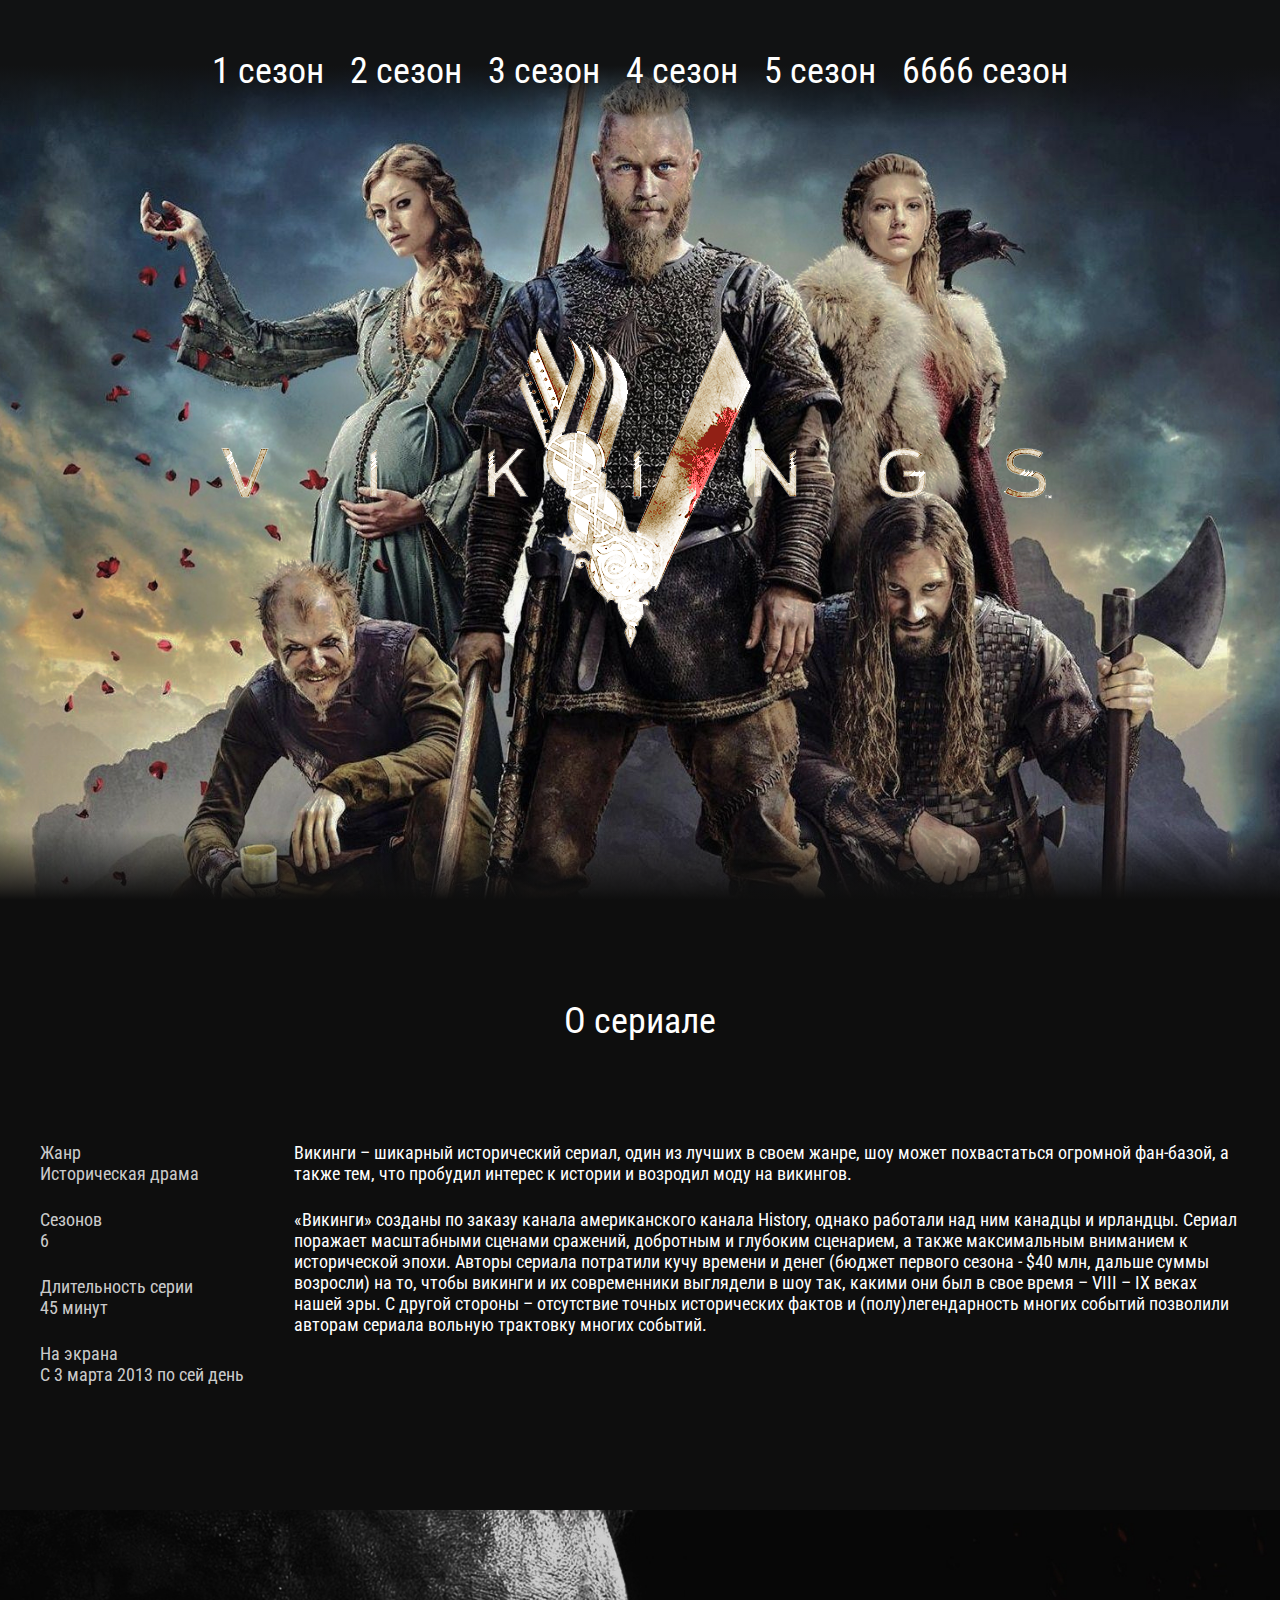
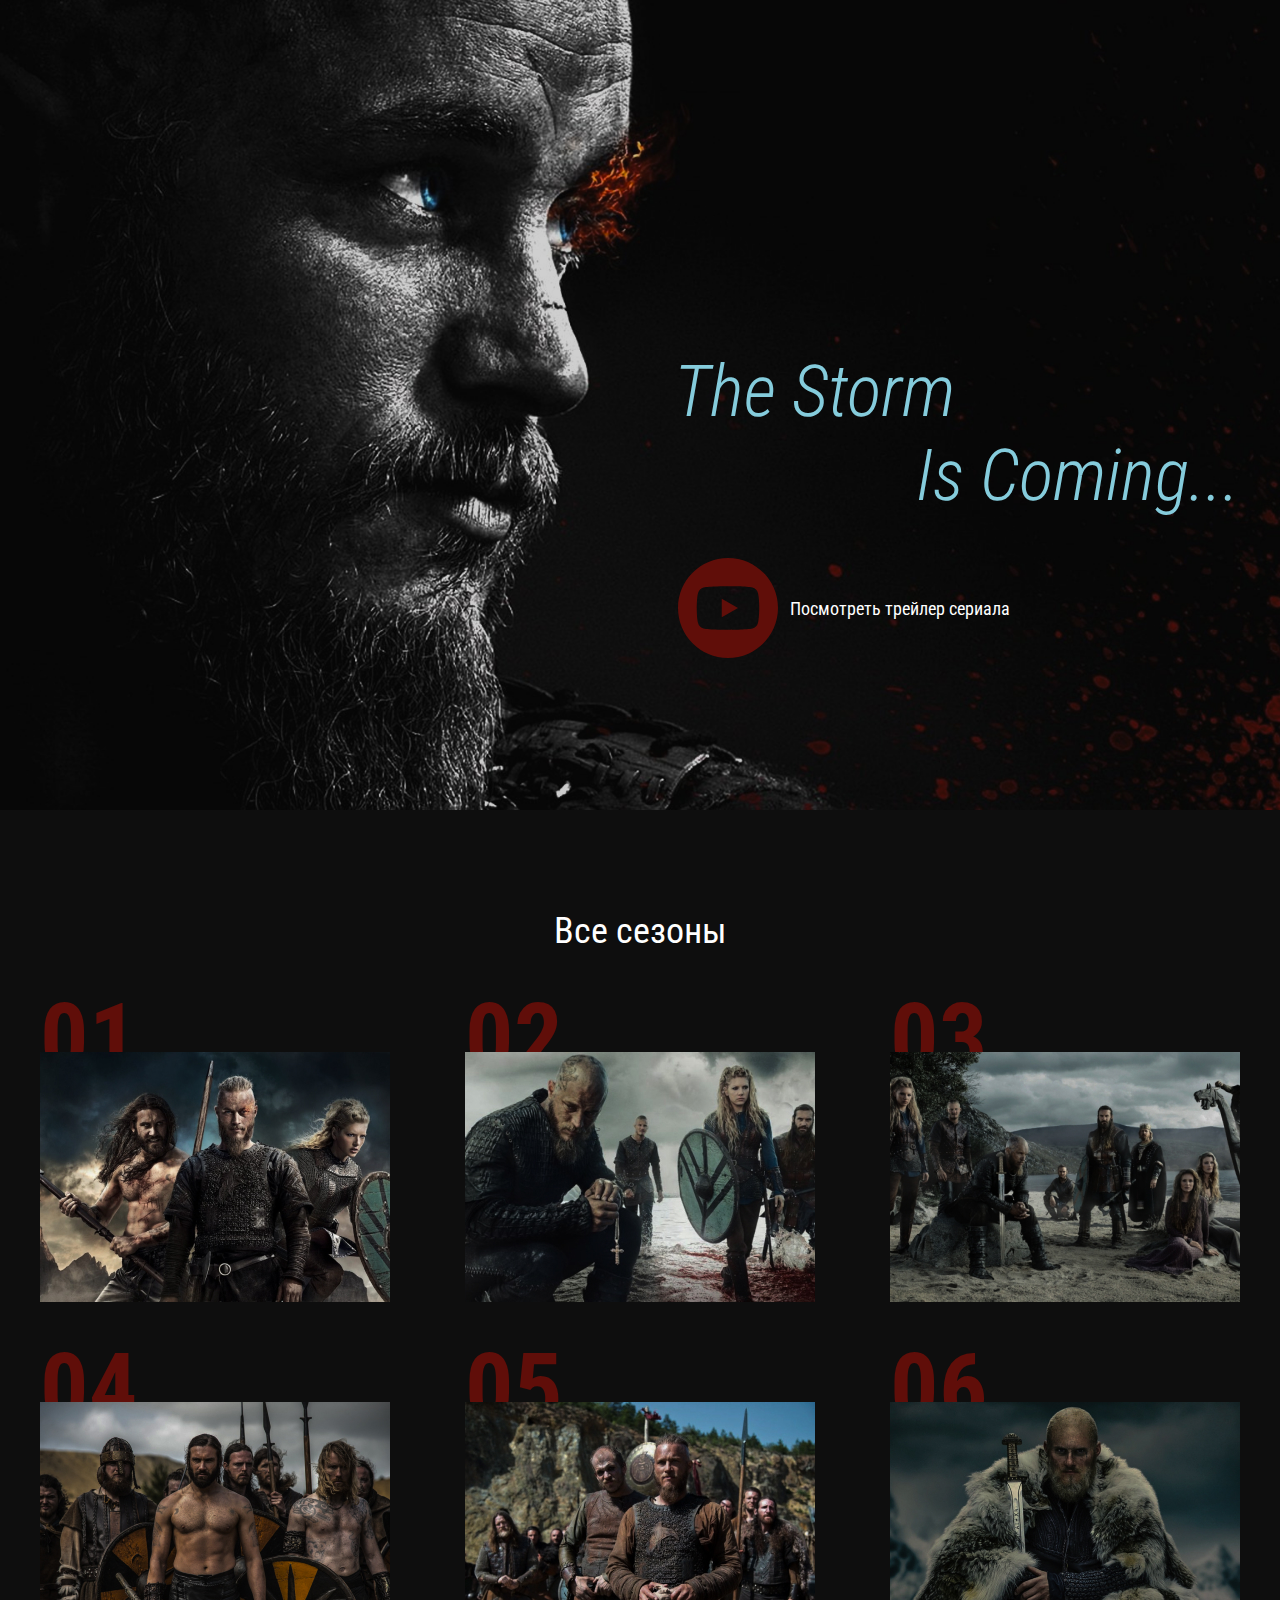
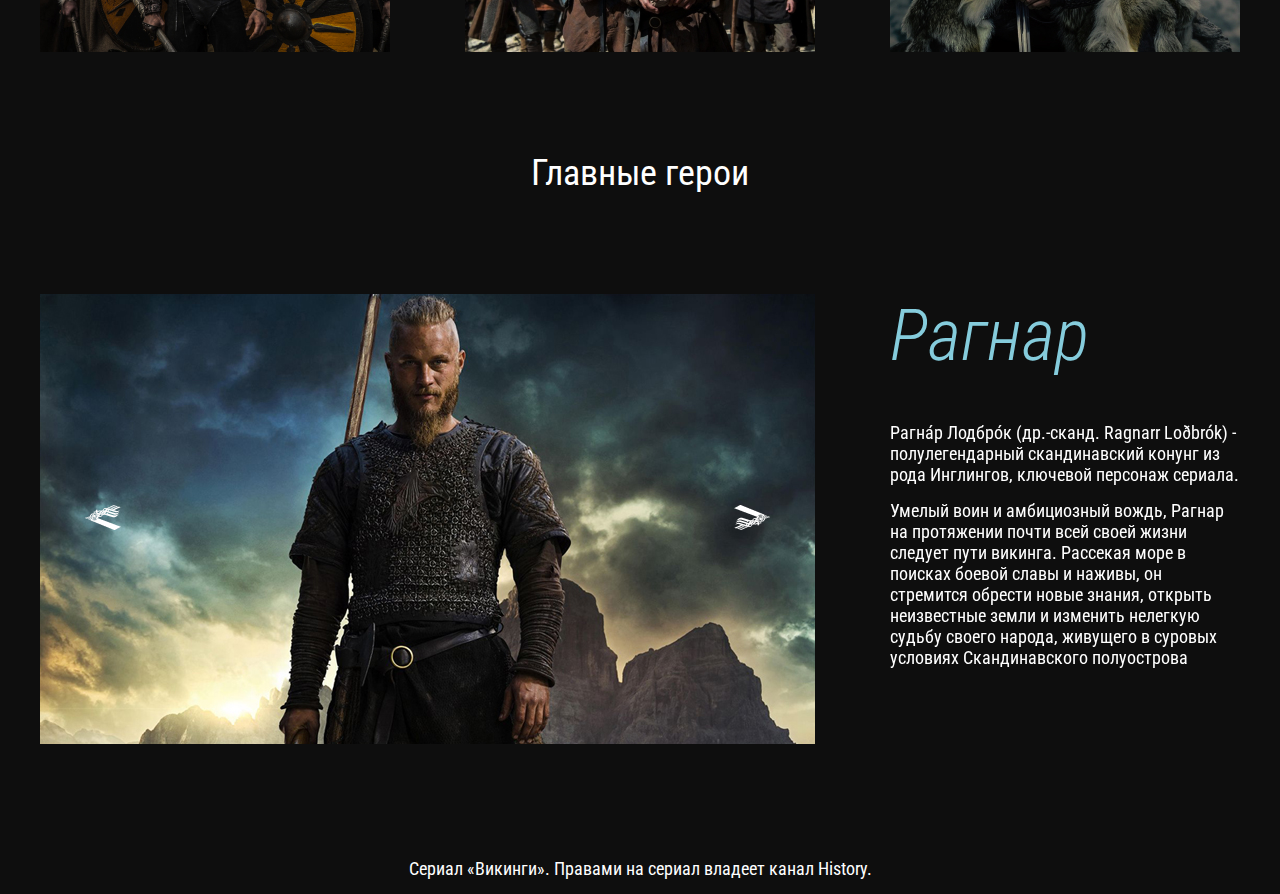
<file: index.html>
<!DOCTYPE html>
<html lang="ru">
  <head>
    <meta charset="UTF-8" />
    <meta name="viewport" content="width=device-width, initial-scale=1.0" />
    <meta http-equiv="X-UA-Compatible" content="ie=edge" />
    <title>VIKINGS</title>
    <link href="https://fonts.googleapis.com/css2?family=Roboto+Condensed:ital,wght@0,400;0,700;1,300&display=swap" rel="stylesheet" />
    <link rel="shortcut icon" href="favicon.ico" type="image/x-icon" />
    <link rel="stylesheet" href="css/reset.css" />
    <link rel="stylesheet" href="css/slick.css" />
    <link rel="stylesheet" href="css/jquery.fancybox.css" />
    <link rel="stylesheet" href="css/style.css" />
  </head>
  <body>
    <header class="header">
      <nav class="menu">
        <ul class="menu__list">
          <li class="menu__list-item">
            <a class="menu__list-link" href="season-01.html">1 сезон</a>
          </li>
          <li class="menu__list-item">
            <a class="menu__list-link" href="#">2 сезон</a>
          </li>
          <li class="menu__list-item">
            <a class="menu__list-link" href="#">3 сезон</a>
          </li>
          <li class="menu__list-item">
            <a class="menu__list-link" href="#">4 сезон</a>
          </li>
          <li class="menu__list-item">
            <a class="menu__list-link" href="#">5 сезон</a>
          </li>
          <li class="menu__list-item">
            <a class="menu__list-link" href="#">6666 сезон</a>
          </li>
        </ul>
      </nav>
      <div class="logo">
        <img class="logo__img" src="images/logo.png" alt="Logo" />
      </div>
    </header>
    <section class="about section-page">
      <div class="container">
        <h3 class="title">О сериале</h3>
        <div class="about__inner">
          <ul class="about__info">
            <li class="about__info-item">
              Жанр
              <span>Историческая драма</span>
            </li>
            <li class="about__info-item">
              Сезонов
              <span>6</span>
            </li>
            <li class="about__info-item">
              Длительность серии
              <span>45 минут</span>
            </li>
            <li class="about__info-item">
              На экрана
              <span>С 3 марта 2013 по сей день</span>
            </li>
          </ul>
          <div class="about__text">
            <p>Викинги – шикарный исторический сериал, один из лучших в своем жанре, шоу может похвастаться огромной фан-базой, а также тем, что пробудил интерес к истории и возродил моду на викингов.</p>
            <p>
              «Викинги» созданы по заказу канала американского канала History, однако работали над ним канадцы и ирландцы. Сериал поражает масштабными сценами сражений, добротным и глубоким сценарием, а также максимальным вниманием к исторической эпохи. Авторы сериала потратили кучу времени и денег (бюджет первого сезона - $40 млн, дальше суммы возросли) на то, чтобы викинги и их современники выглядели в шоу так, какими они был в свое время – VIII – IX веках нашей эры. С другой стороны – отсутствие точных исторических фактов и (полу)легендарность многих событий позволили авторам сериала
              вольную трактовку многих событий.
            </p>
          </div>
        </div>
      </div>
    </section>

    <section class="video">
      <div class="container">
        <h3 class="video__text">
          <span>The Storm</span>
          Is Coming...
        </h3>
        <a class="video__btn" data-fancybox href="https://www.youtube.com/watch?v=9GgxinPwAGc">Посмотреть трейлер сериала</a>
      </div>
    </section>
    <section class="seasons section-page">
      <div class="container">
        <h3 class="title">Все сезоны</h3>
        <ol class="seasons__inner">
          <li class="seasons__item" style="background-image: url('images/seasons-image-01.jpg')">
            <a class="seasons__link" href="season-01.html">Смотреть</a>
          </li>
          <li class="seasons__item" style="background-image: url('images/seasons-image-02.jpg')">
            <a class="seasons__link" href="#">Смотреть</a>
          </li>
          <li class="seasons__item" style="background-image: url('images/seasons-image-03.jpg')">
            <a class="seasons__link" href="#">Смотреть</a>
          </li>
          <li class="seasons__item" style="background-image: url('images/seasons-image-04.jpg')">
            <a class="seasons__link" href="#">Смотреть</a>
          </li>
          <li class="seasons__item" style="background-image: url('images/seasons-image-05.jpg')">
            <a class="seasons__link" href="#">Смотреть</a>
          </li>
          <li class="seasons__item" style="background-image: url('images/seasons-image-06.jpg')">
            <a class="seasons__link" href="#">Смотреть</a>
          </li>
        </ol>
      </div>
    </section>

    <section class="heroes section-page">
      <div class="container">
        <h3 class="title">Главные герои</h3>
        <div class="heroes__inner">
          <div class="heroes__slider-img">
            <img class="heroes__images" src="images/hero-01.jpg" alt="hero01" />
            <img class="heroes__images" src="images/hero-02.jpg" alt="hero02" />
            <img class="heroes__images" src="images/hero-03.jpg" alt="hero03" />
          </div>
          <div class="heroes__slider-text">
            <div class="heroes__text">
              <h4 class="heroes__name">Рагнар</h4>
              <p>Рагна́р Лодбро́к (др.-сканд. Ragnarr Loðbrók) - полулегендарный скандинавский конунг из рода Инглингов, ключевой персонаж сериала.</p>
              <p>Умелый воин и амбициозный вождь, Рагнар на протяжении почти всей своей жизни следует пути викинга. Рассекая море в поисках боевой славы и наживы, он стремится обрести новые знания, открыть неизвестные земли и изменить нелегкую судьбу своего народа, живущего в суровых условиях Скандинавского полуострова</p>
            </div>
            <div class="heroes__text">
              <h4 class="heroes__name">Лаге́рта</h4>
              <p>Лаге́рта (или Хладге́рда, др.-сканд. Hlaðgerðr, лат. Ladgerda, Ladgertha или Lagertha; в сериале также носит псевдоним Ингстад) - известная скандинавская воительница, упомянутая в хрониках Саксона Грамматика, первая жена датского морского конунга Рагнара Лодброка. В сериале Лагерта активно участвует в походах викингов, колонизации ими новых земель и междоусобных распрях скандинавских вождей.</p>
            </div>
            <div class="heroes__text">
              <h4 class="heroes__name">Флóки</h4>
              <p>Флóки (др.-сканд. Flóki) - скандинавский кораблестроитель, активно участвующий в грабительских набегах викингов на страны Европы. Близкий друг и соратник Рагнара Лодброка. Эксцентричный и чудаковатый, он живет в уединенном доме в лесу, работая в своей мастерской на берегу моря.</p>
            </div>
          </div>
        </div>
      </div>
    </section>
    <footer class="footer">
      <div class="container">
        <p class="copy">Сериал «Викинги». Правами на сериал владеет канал History.</p>
      </div>
    </footer>
    <script src="https://ajax.googleapis.com/ajax/libs/jquery/3.4.1/jquery.min.js"></script>
    <script src="js/slick.min.js" defer></script>
    <script src="js/jquery.fancybox.min.js"></script>
    <script src="js/main.js"></script>
  </body>
</html>
</file>
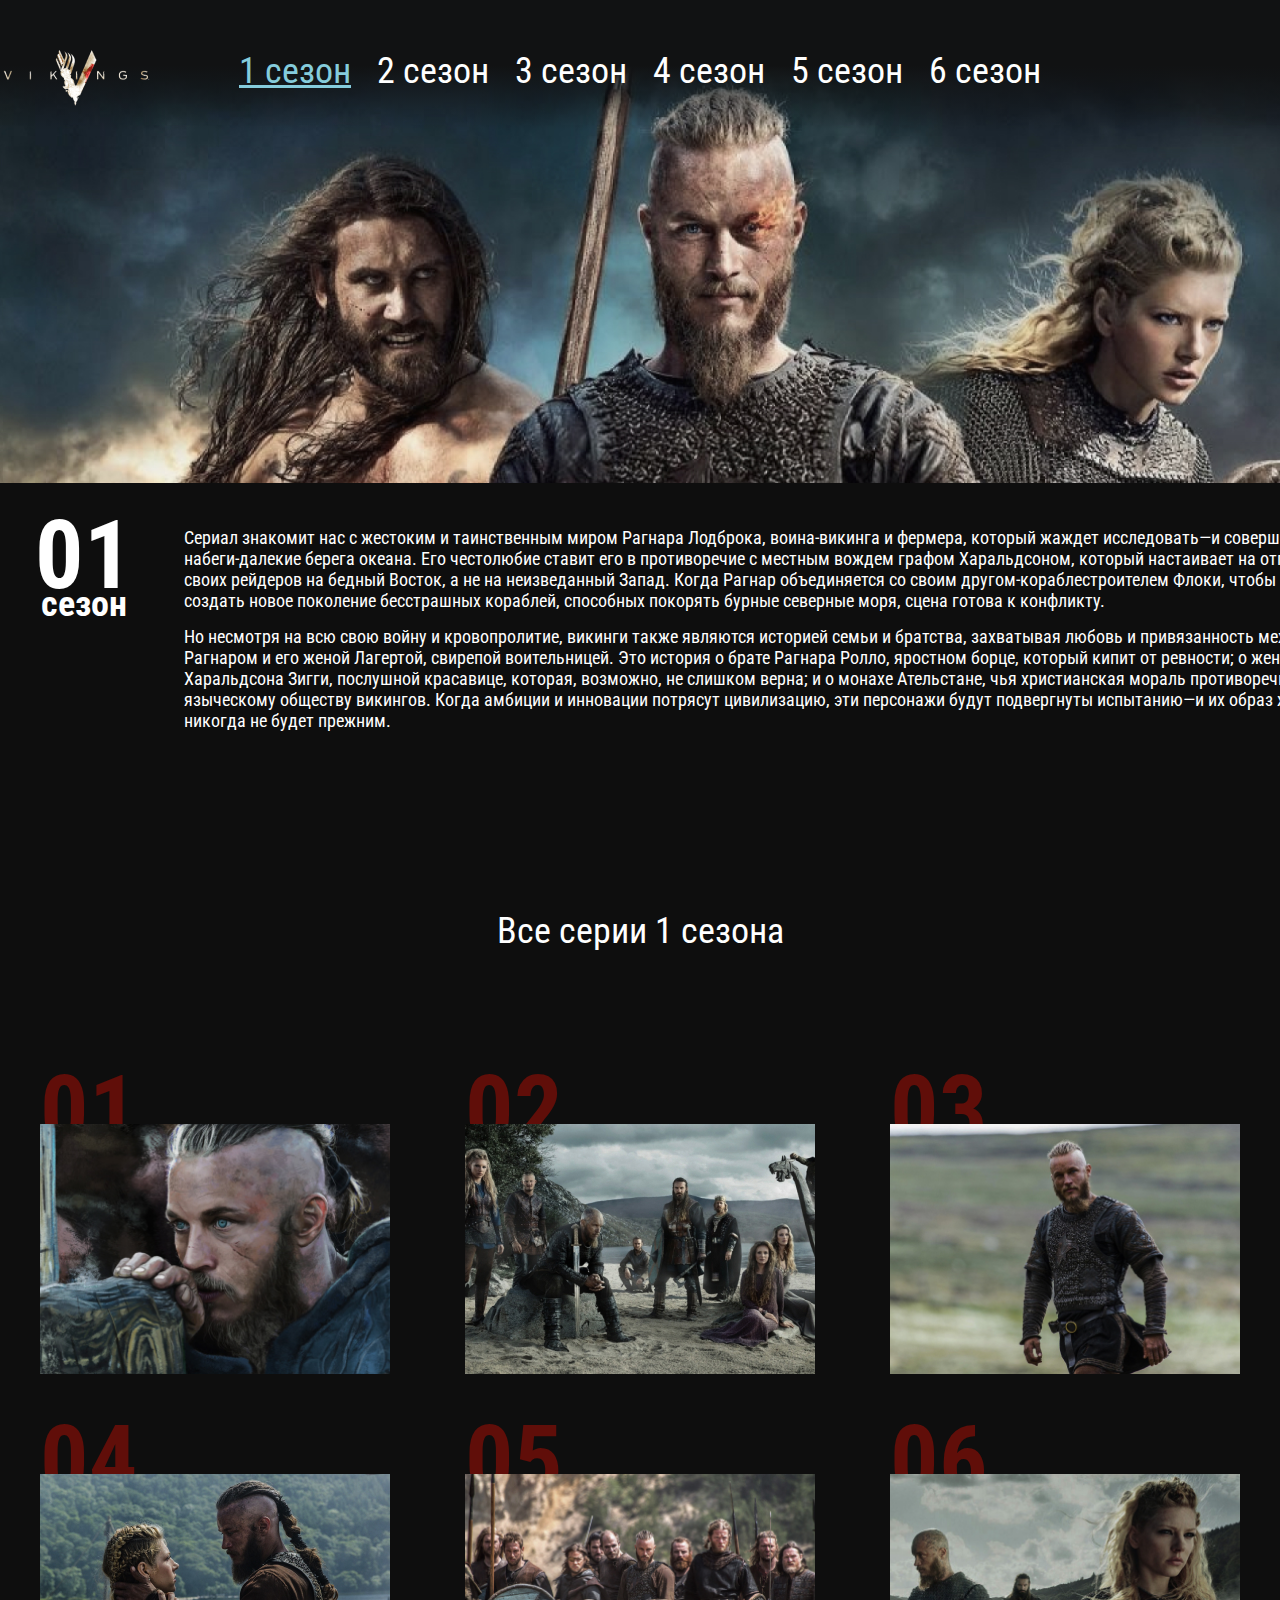
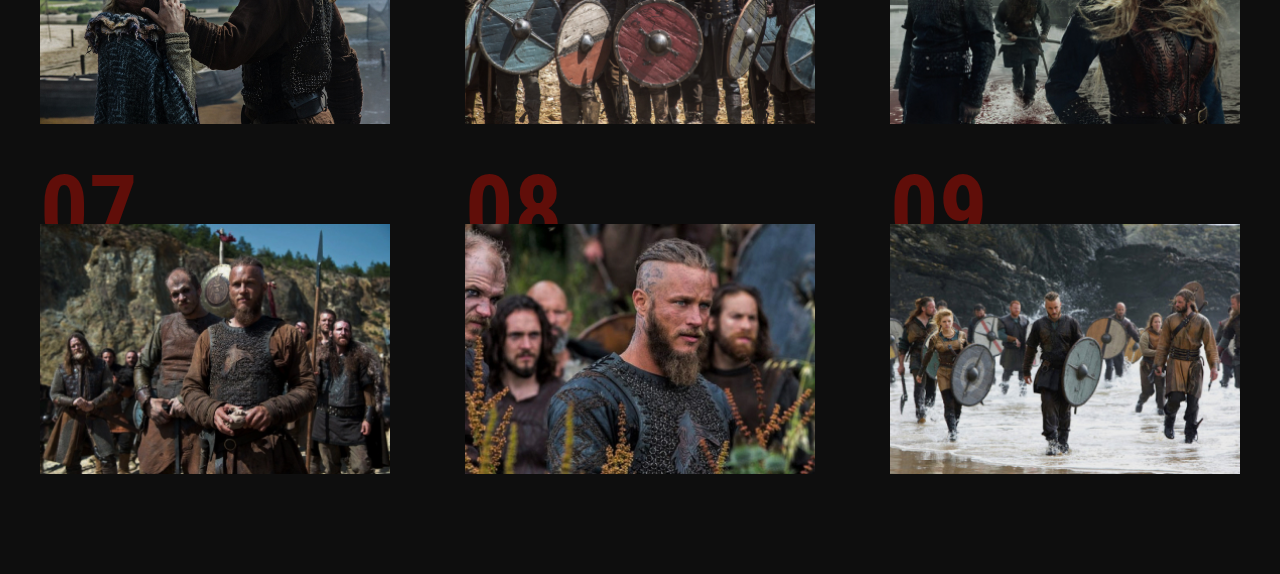
<file: season-01.html>
<!DOCTYPE html>
<html lang="ru">
  <head>
    <meta charset="UTF-8" />
    <meta name="viewport" content="width=device-width, initial-scale=1.0" />
    <meta http-equiv="X-UA-Compatible" content="ie=edge" />
    <title>VIKINGS</title>
    <link href="https://fonts.googleapis.com/css2?family=Roboto+Condensed:ital,wght@0,400;0,700;1,300&display=swap" rel="stylesheet" />
    <link rel="stylesheet" href="css/reset.css" />
    <link rel="stylesheet" href="css/jquery.fancybox.css" />
    <link rel="stylesheet" href="css/style.css" />
  </head>
  <body>
    <header class="page-header">
      <nav class="menu">
        <div class="menu__container">
          <a href="index.html" class="page-logo"><img src="images/logo-min.png" alt="logo_min" /></a>
          <ul class="menu__list">
            <li class="menu__list-item">
              <a class="menu__list-link menu__list-link--active" href="#">1 сезон</a>
            </li>
            <li class="menu__list-item">
              <a class="menu__list-link" href="#">2 сезон</a>
            </li>
            <li class="menu__list-item">
              <a class="menu__list-link" href="#">3 сезон</a>
            </li>
            <li class="menu__list-item">
              <a class="menu__list-link" href="#">4 сезон</a>
            </li>
            <li class="menu__list-item">
              <a class="menu__list-link" href="#">5 сезон</a>
            </li>
            <li class="menu__list-item">
              <a class="menu__list-link" href="#">6 сезон</a>
            </li>
          </ul>
        </div>
      </nav>
      <div class="season-info">
        <div class="season-info__num">01 <span>сезон</span></div>
        <div class="season-info__text">
          <p>Сериал знакомит нас с жестоким и таинственным миром Рагнара Лодброка, воина-викинга и фермера, который жаждет исследовать—и совершать набеги-далекие берега океана. Его честолюбие ставит его в противоречие с местным вождем графом Харальдсоном, который настаивает на отправке своих рейдеров на бедный Восток, а не на неизведанный Запад. Когда Рагнар объединяется со своим другом-кораблестроителем Флоки, чтобы создать новое поколение бесстрашных кораблей, способных покорять бурные северные моря, сцена готова к конфликту.</p>
          <p>Но несмотря на всю свою войну и кровопролитие, викинги также являются историей семьи и братства, захватывая любовь и привязанность между Рагнаром и его женой Лагертой, свирепой воительницей. Это история о брате Рагнара Ролло, яростном борце, который кипит от ревности; о жене графа Харальдсона Зигги, послушной красавице, которая, возможно, не слишком верна; и о монахе Ательстане, чья христианская мораль противоречит языческому обществу викингов. Когда амбиции и инновации потрясут цивилизацию, эти персонажи будут подвергнуты испытанию—и их образ жизни никогда не будет прежним.</p>
        </div>
      </div>
    </header>

    <section class="seasons section-page">
      <div class="container">
        <h3 class="seasons__title">Все серии 1 сезона</h3>
        <ol class="seasons__inner">
          <li class="seasons__item" style="background-image: url('images/s01e01.jpg')">
            <a class="seasons__link" data-fancybox="gallery" href="https://www.youtube.com/watch?v=9GgxinPwAGc?autoplay=0">Смотреть</a>
          </li>
          <li class="seasons__item" style="background-image: url('images/s01e02.jpg')">
            <a class="seasons__link" data-fancybox="gallery" href="https://www.youtube.com/watch?v=9GgxinPwAGc?autoplay=0">Смотреть</a>
          </li>
          <li class="seasons__item" style="background-image: url('images/s01e03.jpg')">
            <a class="seasons__link" data-fancybox="gallery" href="https://www.youtube.com/watch?v=9GgxinPwAGc?autoplay=0">Смотреть</a>
          </li>
          <li class="seasons__item" style="background-image: url('images/s01e04.jpg')">
            <a class="seasons__link" data-fancybox="gallery" href="https://www.youtube.com/watch?v=9GgxinPwAGc?autoplay=0">Смотреть</a>
          </li>
          <li class="seasons__item" style="background-image: url('images/s01e05.jpg')">
            <a class="seasons__link" data-fancybox="gallery" href="https://www.youtube.com/watch?v=9GgxinPwAGc?autoplay=0">Смотреть</a>
          </li>
          <li class="seasons__item" style="background-image: url('images/s01e06.jpg')">
            <a class="seasons__link" data-fancybox="gallery" href="https://www.youtube.com/watch?v=9GgxinPwAGc?autoplay=0">Смотреть</a>
          </li>
          <li class="seasons__item" style="background-image: url('images/s01e07.jpg')">
            <a class="seasons__link" data-fancybox="gallery" href="https://www.youtube.com/watch?v=9GgxinPwAGc?autoplay=0">Смотреть</a>
          </li>
          <li class="seasons__item" style="background-image: url('images/s01e08.jpg')">
            <a class="seasons__link" data-fancybox="gallery" href="https://www.youtube.com/watch?v=9GgxinPwAGc?autoplay=0">Смотреть</a>
          </li>
          <li class="seasons__item" style="background-image: url('images/s01e09.jpg')">
            <a class="seasons__link" data-fancybox="gallery" href="https://www.youtube.com/watch?v=9GgxinPwAGc?autoplay=0">Смотреть</a>
          </li>
        </ol>
      </div>
    </section>

    <script src="https://ajax.googleapis.com/ajax/libs/jquery/3.4.1/jquery.min.js"></script>
    <script src="js/jquery.fancybox.min.js"></script>
    <script src="js/main.js"></script>
  </body>
</html>
</file>
<file: css/style.css>
* {
  box-sizing: border-box;
}

body {
  background-color: #0e0e0e;
  color: #fff;
  font-weight: 400;
  font-family: "Roboto Condensed", sans-serif;
  font-size: 18px;
  line-height: 21px;
}

a {
  text-decoration: none;
  color: inherit;
}

ul {
  list-style: none;
}

.container {
  max-width: 1230px;
  padding: 0 15px;
  margin: 0 auto;
}

.section-page {
  margin: 100px 0;
}

.title {
  text-align: center;
  margin-bottom: 100px;
  font-size: 36px;
  line-height: 42px;
  font-weight: 400;
}
.header {
  background-image: url("../images/header-bg.jpg");
  height: 100vh;
  background-repeat: no-repeat;
  background-position: center 50px;
  background-size: cover;
  text-align: center;
  position: relative;
}

.header::after {
  content: "";
  position: absolute;
  height: 70px;
  bottom: 0;
  left: 0;
  width: 100%;
  background: linear-gradient(180deg, #0e0e0e 0%, rgba(17, 17, 17, 0.850295) 16.53%, rgba(32, 31, 33, 0) 100%);
  transform: rotate(180deg);
}

.menu {
  position: relative;
  padding: 50px 0 58px;
  background: linear-gradient(180deg, #111213 0%, #111213 43.62%, rgba(32, 31, 33, 0) 86.33%);
}

.menu__list {
  display: flex;
  justify-content: center;
}

.menu__list-item {
  padding: 0 13px;
}

.menu__list-link {
  font-size: 36px;
  line-height: 42px;
  outline: none;
}

.menu__list-link:hover,
.menu__list-link--active,
.video__btn:hover {
  color: #85ccdc;
  text-decoration: underline;
}

.logo {
  padding-top: 178px;
}

.about__inner {
  display: flex;
}

.about__info {
  max-width: 375px;
  margin-right: 50px;
  flex: none;
}

.about__info-item {
  margin-bottom: 25px;
  color: #e5e5e5e5;
}

.about__info-item span {
  display: block;
}

.about__text p {
  margin-bottom: 25px;
}

.video {
  background-image: url(../images/video-bg.jpg);
  height: 100vh;
  background-size: cover;
  background-position: center center;
  background-repeat: no-repeat;
  text-align: right;
}

.video__text {
  font-style: italic;
  font-weight: 300;
  font-size: 72px;
  line-height: 84px;
  color: #85ccdc;
  padding-top: 440px;
  margin-bottom: 80px;
}

.video__text span {
  display: block;
  padding-right: 285px;
}

.video__btn {
  padding-left: 112px;
  position: relative;
  margin-right: 230px;
}

.video__btn::before {
  content: "";
  position: absolute;
  width: 100px;
  height: 100px;
  left: 0;
  background: url("../images/youtube-btn.svg");
  top: -40px;
}

.seasons__inner {
  display: grid;
  grid-template-columns: 1fr 1fr 1fr;
  grid-gap: 100px 75px;
  counter-reset: number;
}

.seasons__item {
  width: 350px;
  height: 250px;
  background-repeat: no-repeat;
  background-position: center center;
  background-size: cover;
  list-style: none;
  position: relative;
  display: flex;
  justify-content: center;
  align-items: center;
  counter-increment: number;
}

.seasons__item:hover .seasons__link {
  opacity: 1;
}

.seasons__item:hover::after {
  content: "";
  position: absolute;
  top: 0;
  left: 0;
  right: 0;
  bottom: 0;
  background: rgba(14, 14, 14, 0.8);
}

.seasons__item::before {  
  content: counter(number, decimal-leading-zero);
  position: absolute;
  font-weight: bold;
  font-size: 96px;
  line-height: 112px;
  color: #600e09;
  z-index: -1;
  left: 0;
  top: -70px;
}

.seasons__link {
  font-size: 36px;
  line-height: 42px;
  padding: 12px 78px 11px;
  background-color: #0e0e0e;
  opacity: 0;
  transition: all 0.5s;
  z-index: 2;
}

.heroes__inner {
  display: flex;
  justify-content: space-between;
}

.heroes__slider-img {
  max-width: 775px;
}

.heroes__slider-text {
  max-width: 350px;
}

.slick-btn {
  position: absolute;
  top: 50%;
  transform: translateY(-50%);
  border: none;
  background-color: transparent;
  z-index: 5;
  cursor: pointer;
  outline: none;
}

.slick-prev {
  left: 38px;
}

.slick-next {
  right: 38px;
}

.heroes__name {
  font-style: italic;
  font-weight: 300;
  font-size: 72px;
  line-height: 84px;
  color: #85ccdc;
  margin-bottom: 44px;
}

.heroes__text p {
  margin-bottom: 15px;
}

.copy {
  padding: 14px 0 15px;
  text-align: center;
}

/* start season-01 */

.page-header {
  background-image: url(../images/season-01-bg.jpg);
  background-repeat: no-repeat;
  background-position: center center;
  background-size: cover;
  height: 90vh;
  position: relative;
}

.menu__container {
  max-width: 1385px;
  margin: 0 auto;
  position: relative;
}

.page-logo {
  position: absolute;

}

.season-info {
  position: absolute;
  width: 1385px;
  display: flex;
  padding: 44px 47px 64px 35px;
  background-color: #0e0e0e;
  margin: 0 auto;
  left: 0;
  right: 0;
  bottom: 0;
}

.season-info__num {
  font-weight: bold;
  font-size: 96px;
  line-height: 56px;
  text-align: center;
  margin-right: 51px;
}

.season-info__num span {
  display: block;
  font-size: 36px;
  line-height: 42px;
}

.season-info__text p{
  margin-bottom: 15px;
}

.seasons__title {
  text-align: center;
  margin-bottom: 172px;
  font-size: 36px;
  line-height: 42px;
  font-weight: 400;
}


/* end season-01 */
</file>
